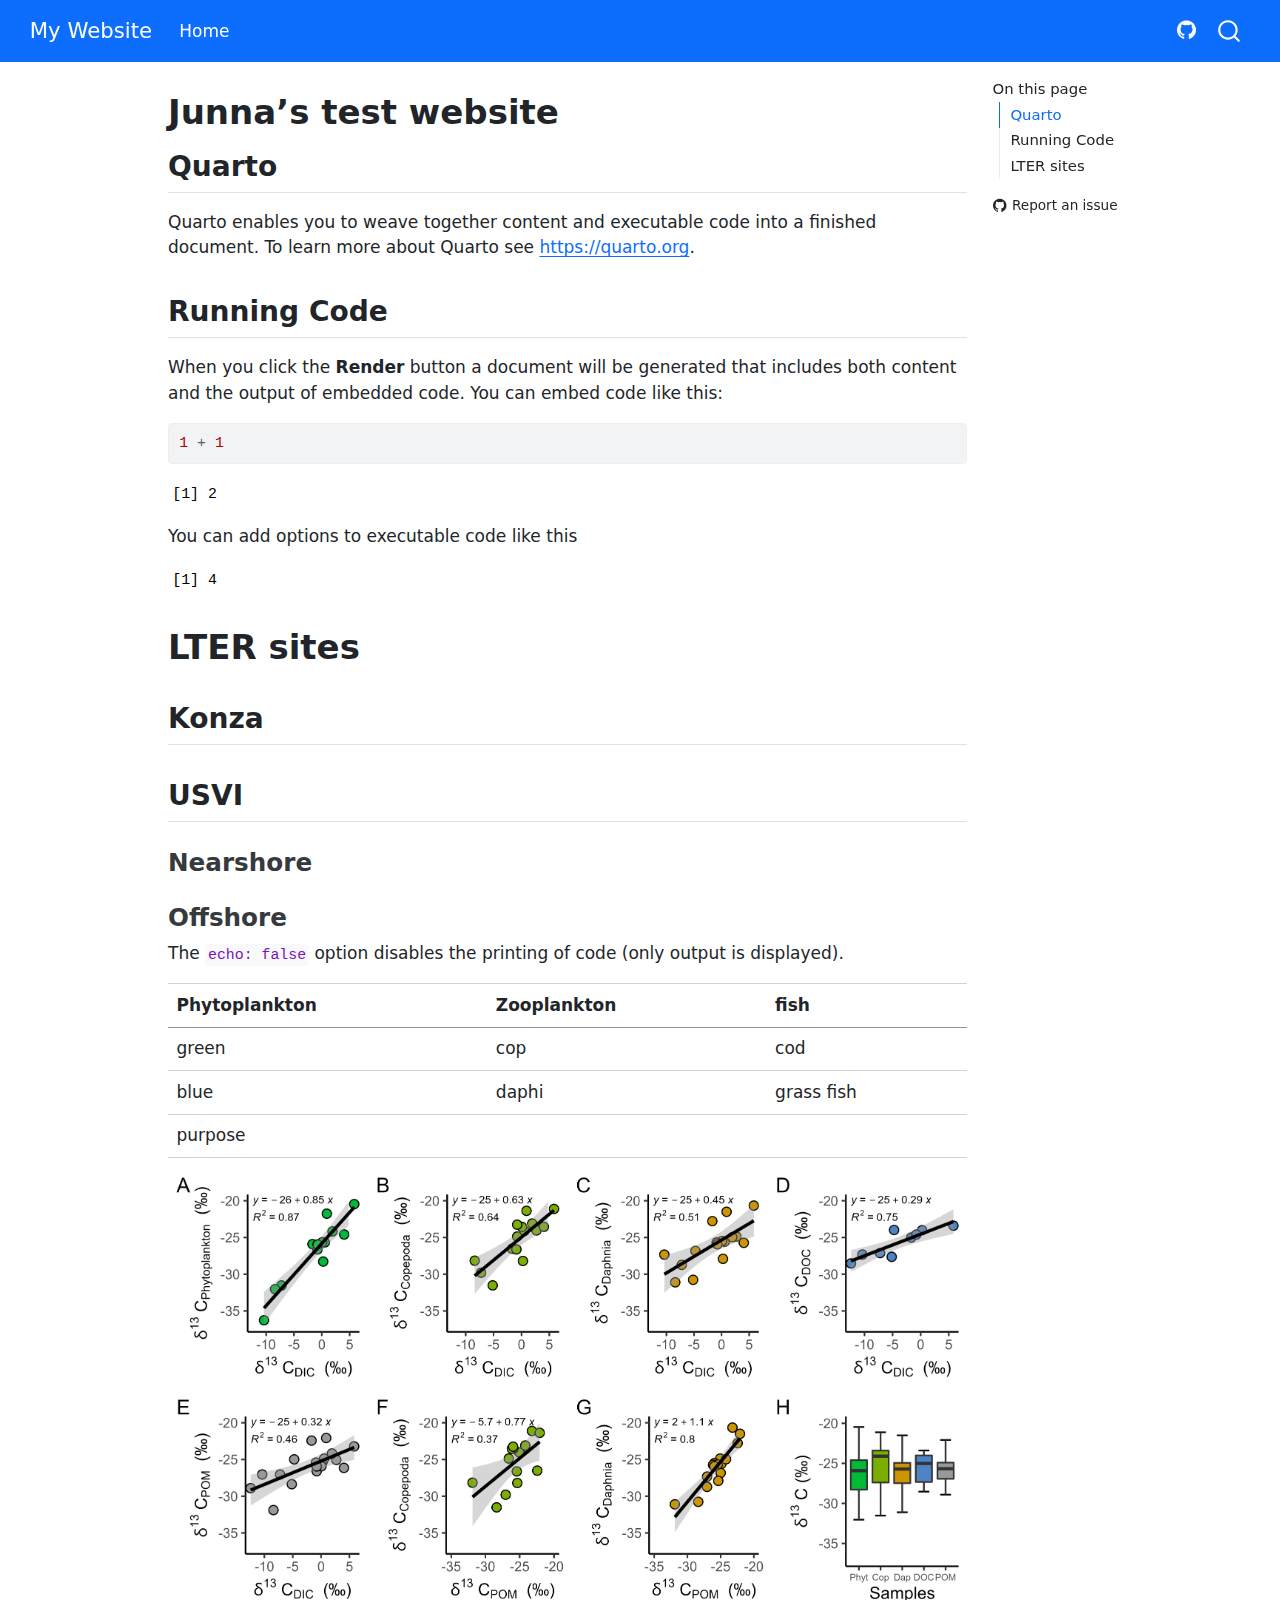
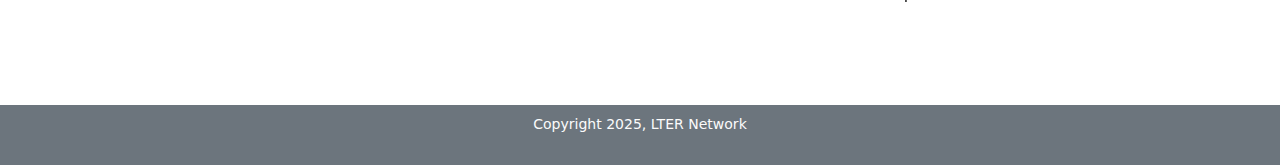
<file: index.html>
<!DOCTYPE html>
<html xmlns="http://www.w3.org/1999/xhtml" lang="en" xml:lang="en"><head>

<meta charset="utf-8">
<meta name="generator" content="quarto-1.6.43">

<meta name="viewport" content="width=device-width, initial-scale=1.0, user-scalable=yes">


<title>Junna’s test website – My Website</title>
<style>
code{white-space: pre-wrap;}
span.smallcaps{font-variant: small-caps;}
div.columns{display: flex; gap: min(4vw, 1.5em);}
div.column{flex: auto; overflow-x: auto;}
div.hanging-indent{margin-left: 1.5em; text-indent: -1.5em;}
ul.task-list{list-style: none;}
ul.task-list li input[type="checkbox"] {
  width: 0.8em;
  margin: 0 0.8em 0.2em -1em; /* quarto-specific, see https://github.com/quarto-dev/quarto-cli/issues/4556 */ 
  vertical-align: middle;
}
/* CSS for syntax highlighting */
pre > code.sourceCode { white-space: pre; position: relative; }
pre > code.sourceCode > span { line-height: 1.25; }
pre > code.sourceCode > span:empty { height: 1.2em; }
.sourceCode { overflow: visible; }
code.sourceCode > span { color: inherit; text-decoration: inherit; }
div.sourceCode { margin: 1em 0; }
pre.sourceCode { margin: 0; }
@media screen {
div.sourceCode { overflow: auto; }
}
@media print {
pre > code.sourceCode { white-space: pre-wrap; }
pre > code.sourceCode > span { display: inline-block; text-indent: -5em; padding-left: 5em; }
}
pre.numberSource code
  { counter-reset: source-line 0; }
pre.numberSource code > span
  { position: relative; left: -4em; counter-increment: source-line; }
pre.numberSource code > span > a:first-child::before
  { content: counter(source-line);
    position: relative; left: -1em; text-align: right; vertical-align: baseline;
    border: none; display: inline-block;
    -webkit-touch-callout: none; -webkit-user-select: none;
    -khtml-user-select: none; -moz-user-select: none;
    -ms-user-select: none; user-select: none;
    padding: 0 4px; width: 4em;
  }
pre.numberSource { margin-left: 3em;  padding-left: 4px; }
div.sourceCode
  {   }
@media screen {
pre > code.sourceCode > span > a:first-child::before { text-decoration: underline; }
}
</style>


<script src="site_libs/quarto-nav/quarto-nav.js"></script>
<script src="site_libs/quarto-nav/headroom.min.js"></script>
<script src="site_libs/clipboard/clipboard.min.js"></script>
<script src="site_libs/quarto-search/autocomplete.umd.js"></script>
<script src="site_libs/quarto-search/fuse.min.js"></script>
<script src="site_libs/quarto-search/quarto-search.js"></script>
<meta name="quarto:offset" content="./">
<script src="site_libs/quarto-html/quarto.js"></script>
<script src="site_libs/quarto-html/popper.min.js"></script>
<script src="site_libs/quarto-html/tippy.umd.min.js"></script>
<script src="site_libs/quarto-html/anchor.min.js"></script>
<link href="site_libs/quarto-html/tippy.css" rel="stylesheet">
<link href="site_libs/quarto-html/quarto-syntax-highlighting-d4d76bf8491c20bad77d141916dc28e1.css" rel="stylesheet" id="quarto-text-highlighting-styles">
<script src="site_libs/bootstrap/bootstrap.min.js"></script>
<link href="site_libs/bootstrap/bootstrap-icons.css" rel="stylesheet">
<link href="site_libs/bootstrap/bootstrap-497917809a9f1d413c8dea3673db3b07.min.css" rel="stylesheet" append-hash="true" id="quarto-bootstrap" data-mode="light">
<script id="quarto-search-options" type="application/json">{
  "location": "navbar",
  "copy-button": false,
  "collapse-after": 3,
  "panel-placement": "end",
  "type": "overlay",
  "limit": 50,
  "keyboard-shortcut": [
    "f",
    "/",
    "s"
  ],
  "show-item-context": false,
  "language": {
    "search-no-results-text": "No results",
    "search-matching-documents-text": "matching documents",
    "search-copy-link-title": "Copy link to search",
    "search-hide-matches-text": "Hide additional matches",
    "search-more-match-text": "more match in this document",
    "search-more-matches-text": "more matches in this document",
    "search-clear-button-title": "Clear",
    "search-text-placeholder": "",
    "search-detached-cancel-button-title": "Cancel",
    "search-submit-button-title": "Submit",
    "search-label": "Search"
  }
}</script>


</head>

<body class="nav-fixed">

<div id="quarto-search-results"></div>
  <header id="quarto-header" class="headroom fixed-top">
    <nav class="navbar navbar-expand-lg " data-bs-theme="dark">
      <div class="navbar-container container-fluid">
      <div class="navbar-brand-container mx-auto">
    <a class="navbar-brand" href="./index.html">
    <span class="navbar-title">My Website</span>
    </a>
  </div>
            <div id="quarto-search" class="" title="Search"></div>
          <button class="navbar-toggler" type="button" data-bs-toggle="collapse" data-bs-target="#navbarCollapse" aria-controls="navbarCollapse" role="menu" aria-expanded="false" aria-label="Toggle navigation" onclick="if (window.quartoToggleHeadroom) { window.quartoToggleHeadroom(); }">
  <span class="navbar-toggler-icon"></span>
</button>
          <div class="collapse navbar-collapse" id="navbarCollapse">
            <ul class="navbar-nav navbar-nav-scroll me-auto">
  <li class="nav-item">
    <a class="nav-link active" href="./index.html" aria-current="page"> 
<span class="menu-text">Home</span></a>
  </li>  
</ul>
            <ul class="navbar-nav navbar-nav-scroll ms-auto">
  <li class="nav-item compact">
    <a class="nav-link" href="https://github.com/lter/workshop-quarto"> <i class="bi bi-github" role="img">
</i> 
<span class="menu-text"></span></a>
  </li>  
</ul>
          </div> <!-- /navcollapse -->
            <div class="quarto-navbar-tools">
</div>
      </div> <!-- /container-fluid -->
    </nav>
</header>
<!-- content -->
<div id="quarto-content" class="quarto-container page-columns page-rows-contents page-layout-article page-navbar">
<!-- sidebar -->
<!-- margin-sidebar -->
    <div id="quarto-margin-sidebar" class="sidebar margin-sidebar">
        <nav id="TOC" role="doc-toc" class="toc-active">
    <h2 id="toc-title">On this page</h2>
   
  <ul>
  <li><a href="#quarto" id="toc-quarto" class="nav-link active" data-scroll-target="#quarto">Quarto</a></li>
  <li><a href="#running-code" id="toc-running-code" class="nav-link" data-scroll-target="#running-code">Running Code</a></li>
  <li><a href="#lter-sites" id="toc-lter-sites" class="nav-link" data-scroll-target="#lter-sites">LTER sites</a>
  <ul class="collapse">
  <li><a href="#konza" id="toc-konza" class="nav-link" data-scroll-target="#konza">Konza</a></li>
  <li><a href="#usvi" id="toc-usvi" class="nav-link" data-scroll-target="#usvi">USVI</a>
  <ul class="collapse">
  <li><a href="#nearshore" id="toc-nearshore" class="nav-link" data-scroll-target="#nearshore">Nearshore</a></li>
  <li><a href="#offshore" id="toc-offshore" class="nav-link" data-scroll-target="#offshore">Offshore</a></li>
  </ul></li>
  </ul></li>
  </ul>
<div class="toc-actions"><ul><li><a href="https://github.com/lter/workshop-quarto/issues/new" class="toc-action"><i class="bi bi-github"></i>Report an issue</a></li></ul></div></nav>
    </div>
<!-- main -->
<main class="content" id="quarto-document-content">

<header id="title-block-header" class="quarto-title-block default">
<div class="quarto-title">
<h1 class="title">Junna’s test website</h1>
</div>



<div class="quarto-title-meta">

    
  
    
  </div>
  


</header>


<section id="quarto" class="level2">
<h2 class="anchored" data-anchor-id="quarto">Quarto</h2>
<p>Quarto enables you to weave together content and executable code into a finished document. To learn more about Quarto see <a href="https://quarto.org" class="uri">https://quarto.org</a>.</p>
</section>
<section id="running-code" class="level2">
<h2 class="anchored" data-anchor-id="running-code">Running Code</h2>
<p>When you click the <strong>Render</strong> button a document will be generated that includes both content and the output of embedded code. You can embed code like this:</p>
<div class="cell">
<div class="sourceCode cell-code" id="cb1"><pre class="sourceCode r code-with-copy"><code class="sourceCode r"><span id="cb1-1"><a href="#cb1-1" aria-hidden="true" tabindex="-1"></a><span class="dv">1</span> <span class="sc">+</span> <span class="dv">1</span></span></code><button title="Copy to Clipboard" class="code-copy-button"><i class="bi"></i></button></pre></div>
<div class="cell-output cell-output-stdout">
<pre><code>[1] 2</code></pre>
</div>
</div>
<p>You can add options to executable code like this</p>
<div class="cell">
<div class="cell-output cell-output-stdout">
<pre><code>[1] 4</code></pre>
</div>
</div>
</section>
<section id="lter-sites" class="level1">
<h1>LTER sites</h1>
<section id="konza" class="level2">
<h2 class="anchored" data-anchor-id="konza">Konza</h2>
</section>
<section id="usvi" class="level2">
<h2 class="anchored" data-anchor-id="usvi">USVI</h2>
<section id="nearshore" class="level3">
<h3 class="anchored" data-anchor-id="nearshore">Nearshore</h3>
</section>
<section id="offshore" class="level3">
<h3 class="anchored" data-anchor-id="offshore">Offshore</h3>
<p>The <code>echo: false</code> option disables the printing of code (only output is displayed).</p>
<table class="caption-top table">
<thead>
<tr class="header">
<th>Phytoplankton</th>
<th>Zooplankton</th>
<th>fish</th>
</tr>
</thead>
<tbody>
<tr class="odd">
<td>green</td>
<td>cop</td>
<td>cod</td>
</tr>
<tr class="even">
<td>blue</td>
<td>daphi</td>
<td>grass fish</td>
</tr>
<tr class="odd">
<td>purpose</td>
<td></td>
<td></td>
</tr>
</tbody>
</table>
<p><img src="Fig3.png" class="img-fluid"></p>


</section>
</section>
</section>

</main> <!-- /main -->
<script id="quarto-html-after-body" type="application/javascript">
window.document.addEventListener("DOMContentLoaded", function (event) {
  const toggleBodyColorMode = (bsSheetEl) => {
    const mode = bsSheetEl.getAttribute("data-mode");
    const bodyEl = window.document.querySelector("body");
    if (mode === "dark") {
      bodyEl.classList.add("quarto-dark");
      bodyEl.classList.remove("quarto-light");
    } else {
      bodyEl.classList.add("quarto-light");
      bodyEl.classList.remove("quarto-dark");
    }
  }
  const toggleBodyColorPrimary = () => {
    const bsSheetEl = window.document.querySelector("link#quarto-bootstrap");
    if (bsSheetEl) {
      toggleBodyColorMode(bsSheetEl);
    }
  }
  toggleBodyColorPrimary();  
  const icon = "";
  const anchorJS = new window.AnchorJS();
  anchorJS.options = {
    placement: 'right',
    icon: icon
  };
  anchorJS.add('.anchored');
  const isCodeAnnotation = (el) => {
    for (const clz of el.classList) {
      if (clz.startsWith('code-annotation-')) {                     
        return true;
      }
    }
    return false;
  }
  const onCopySuccess = function(e) {
    // button target
    const button = e.trigger;
    // don't keep focus
    button.blur();
    // flash "checked"
    button.classList.add('code-copy-button-checked');
    var currentTitle = button.getAttribute("title");
    button.setAttribute("title", "Copied!");
    let tooltip;
    if (window.bootstrap) {
      button.setAttribute("data-bs-toggle", "tooltip");
      button.setAttribute("data-bs-placement", "left");
      button.setAttribute("data-bs-title", "Copied!");
      tooltip = new bootstrap.Tooltip(button, 
        { trigger: "manual", 
          customClass: "code-copy-button-tooltip",
          offset: [0, -8]});
      tooltip.show();    
    }
    setTimeout(function() {
      if (tooltip) {
        tooltip.hide();
        button.removeAttribute("data-bs-title");
        button.removeAttribute("data-bs-toggle");
        button.removeAttribute("data-bs-placement");
      }
      button.setAttribute("title", currentTitle);
      button.classList.remove('code-copy-button-checked');
    }, 1000);
    // clear code selection
    e.clearSelection();
  }
  const getTextToCopy = function(trigger) {
      const codeEl = trigger.previousElementSibling.cloneNode(true);
      for (const childEl of codeEl.children) {
        if (isCodeAnnotation(childEl)) {
          childEl.remove();
        }
      }
      return codeEl.innerText;
  }
  const clipboard = new window.ClipboardJS('.code-copy-button:not([data-in-quarto-modal])', {
    text: getTextToCopy
  });
  clipboard.on('success', onCopySuccess);
  if (window.document.getElementById('quarto-embedded-source-code-modal')) {
    const clipboardModal = new window.ClipboardJS('.code-copy-button[data-in-quarto-modal]', {
      text: getTextToCopy,
      container: window.document.getElementById('quarto-embedded-source-code-modal')
    });
    clipboardModal.on('success', onCopySuccess);
  }
    var localhostRegex = new RegExp(/^(?:http|https):\/\/localhost\:?[0-9]*\//);
    var mailtoRegex = new RegExp(/^mailto:/);
      var filterRegex = new RegExp("https:\/\/jnawang\.github\.io\/");
    var isInternal = (href) => {
        return filterRegex.test(href) || localhostRegex.test(href) || mailtoRegex.test(href);
    }
    // Inspect non-navigation links and adorn them if external
 	var links = window.document.querySelectorAll('a[href]:not(.nav-link):not(.navbar-brand):not(.toc-action):not(.sidebar-link):not(.sidebar-item-toggle):not(.pagination-link):not(.no-external):not([aria-hidden]):not(.dropdown-item):not(.quarto-navigation-tool):not(.about-link)');
    for (var i=0; i<links.length; i++) {
      const link = links[i];
      if (!isInternal(link.href)) {
        // undo the damage that might have been done by quarto-nav.js in the case of
        // links that we want to consider external
        if (link.dataset.originalHref !== undefined) {
          link.href = link.dataset.originalHref;
        }
          // target, if specified
          link.setAttribute("target", "_blank");
          if (link.getAttribute("rel") === null) {
            link.setAttribute("rel", "noopener");
          }
      }
    }
  function tippyHover(el, contentFn, onTriggerFn, onUntriggerFn) {
    const config = {
      allowHTML: true,
      maxWidth: 500,
      delay: 100,
      arrow: false,
      appendTo: function(el) {
          return el.parentElement;
      },
      interactive: true,
      interactiveBorder: 10,
      theme: 'quarto',
      placement: 'bottom-start',
    };
    if (contentFn) {
      config.content = contentFn;
    }
    if (onTriggerFn) {
      config.onTrigger = onTriggerFn;
    }
    if (onUntriggerFn) {
      config.onUntrigger = onUntriggerFn;
    }
    window.tippy(el, config); 
  }
  const noterefs = window.document.querySelectorAll('a[role="doc-noteref"]');
  for (var i=0; i<noterefs.length; i++) {
    const ref = noterefs[i];
    tippyHover(ref, function() {
      // use id or data attribute instead here
      let href = ref.getAttribute('data-footnote-href') || ref.getAttribute('href');
      try { href = new URL(href).hash; } catch {}
      const id = href.replace(/^#\/?/, "");
      const note = window.document.getElementById(id);
      if (note) {
        return note.innerHTML;
      } else {
        return "";
      }
    });
  }
  const xrefs = window.document.querySelectorAll('a.quarto-xref');
  const processXRef = (id, note) => {
    // Strip column container classes
    const stripColumnClz = (el) => {
      el.classList.remove("page-full", "page-columns");
      if (el.children) {
        for (const child of el.children) {
          stripColumnClz(child);
        }
      }
    }
    stripColumnClz(note)
    if (id === null || id.startsWith('sec-')) {
      // Special case sections, only their first couple elements
      const container = document.createElement("div");
      if (note.children && note.children.length > 2) {
        container.appendChild(note.children[0].cloneNode(true));
        for (let i = 1; i < note.children.length; i++) {
          const child = note.children[i];
          if (child.tagName === "P" && child.innerText === "") {
            continue;
          } else {
            container.appendChild(child.cloneNode(true));
            break;
          }
        }
        if (window.Quarto?.typesetMath) {
          window.Quarto.typesetMath(container);
        }
        return container.innerHTML
      } else {
        if (window.Quarto?.typesetMath) {
          window.Quarto.typesetMath(note);
        }
        return note.innerHTML;
      }
    } else {
      // Remove any anchor links if they are present
      const anchorLink = note.querySelector('a.anchorjs-link');
      if (anchorLink) {
        anchorLink.remove();
      }
      if (window.Quarto?.typesetMath) {
        window.Quarto.typesetMath(note);
      }
      if (note.classList.contains("callout")) {
        return note.outerHTML;
      } else {
        return note.innerHTML;
      }
    }
  }
  for (var i=0; i<xrefs.length; i++) {
    const xref = xrefs[i];
    tippyHover(xref, undefined, function(instance) {
      instance.disable();
      let url = xref.getAttribute('href');
      let hash = undefined; 
      if (url.startsWith('#')) {
        hash = url;
      } else {
        try { hash = new URL(url).hash; } catch {}
      }
      if (hash) {
        const id = hash.replace(/^#\/?/, "");
        const note = window.document.getElementById(id);
        if (note !== null) {
          try {
            const html = processXRef(id, note.cloneNode(true));
            instance.setContent(html);
          } finally {
            instance.enable();
            instance.show();
          }
        } else {
          // See if we can fetch this
          fetch(url.split('#')[0])
          .then(res => res.text())
          .then(html => {
            const parser = new DOMParser();
            const htmlDoc = parser.parseFromString(html, "text/html");
            const note = htmlDoc.getElementById(id);
            if (note !== null) {
              const html = processXRef(id, note);
              instance.setContent(html);
            } 
          }).finally(() => {
            instance.enable();
            instance.show();
          });
        }
      } else {
        // See if we can fetch a full url (with no hash to target)
        // This is a special case and we should probably do some content thinning / targeting
        fetch(url)
        .then(res => res.text())
        .then(html => {
          const parser = new DOMParser();
          const htmlDoc = parser.parseFromString(html, "text/html");
          const note = htmlDoc.querySelector('main.content');
          if (note !== null) {
            // This should only happen for chapter cross references
            // (since there is no id in the URL)
            // remove the first header
            if (note.children.length > 0 && note.children[0].tagName === "HEADER") {
              note.children[0].remove();
            }
            const html = processXRef(null, note);
            instance.setContent(html);
          } 
        }).finally(() => {
          instance.enable();
          instance.show();
        });
      }
    }, function(instance) {
    });
  }
      let selectedAnnoteEl;
      const selectorForAnnotation = ( cell, annotation) => {
        let cellAttr = 'data-code-cell="' + cell + '"';
        let lineAttr = 'data-code-annotation="' +  annotation + '"';
        const selector = 'span[' + cellAttr + '][' + lineAttr + ']';
        return selector;
      }
      const selectCodeLines = (annoteEl) => {
        const doc = window.document;
        const targetCell = annoteEl.getAttribute("data-target-cell");
        const targetAnnotation = annoteEl.getAttribute("data-target-annotation");
        const annoteSpan = window.document.querySelector(selectorForAnnotation(targetCell, targetAnnotation));
        const lines = annoteSpan.getAttribute("data-code-lines").split(",");
        const lineIds = lines.map((line) => {
          return targetCell + "-" + line;
        })
        let top = null;
        let height = null;
        let parent = null;
        if (lineIds.length > 0) {
            //compute the position of the single el (top and bottom and make a div)
            const el = window.document.getElementById(lineIds[0]);
            top = el.offsetTop;
            height = el.offsetHeight;
            parent = el.parentElement.parentElement;
          if (lineIds.length > 1) {
            const lastEl = window.document.getElementById(lineIds[lineIds.length - 1]);
            const bottom = lastEl.offsetTop + lastEl.offsetHeight;
            height = bottom - top;
          }
          if (top !== null && height !== null && parent !== null) {
            // cook up a div (if necessary) and position it 
            let div = window.document.getElementById("code-annotation-line-highlight");
            if (div === null) {
              div = window.document.createElement("div");
              div.setAttribute("id", "code-annotation-line-highlight");
              div.style.position = 'absolute';
              parent.appendChild(div);
            }
            div.style.top = top - 2 + "px";
            div.style.height = height + 4 + "px";
            div.style.left = 0;
            let gutterDiv = window.document.getElementById("code-annotation-line-highlight-gutter");
            if (gutterDiv === null) {
              gutterDiv = window.document.createElement("div");
              gutterDiv.setAttribute("id", "code-annotation-line-highlight-gutter");
              gutterDiv.style.position = 'absolute';
              const codeCell = window.document.getElementById(targetCell);
              const gutter = codeCell.querySelector('.code-annotation-gutter');
              gutter.appendChild(gutterDiv);
            }
            gutterDiv.style.top = top - 2 + "px";
            gutterDiv.style.height = height + 4 + "px";
          }
          selectedAnnoteEl = annoteEl;
        }
      };
      const unselectCodeLines = () => {
        const elementsIds = ["code-annotation-line-highlight", "code-annotation-line-highlight-gutter"];
        elementsIds.forEach((elId) => {
          const div = window.document.getElementById(elId);
          if (div) {
            div.remove();
          }
        });
        selectedAnnoteEl = undefined;
      };
        // Handle positioning of the toggle
    window.addEventListener(
      "resize",
      throttle(() => {
        elRect = undefined;
        if (selectedAnnoteEl) {
          selectCodeLines(selectedAnnoteEl);
        }
      }, 10)
    );
    function throttle(fn, ms) {
    let throttle = false;
    let timer;
      return (...args) => {
        if(!throttle) { // first call gets through
            fn.apply(this, args);
            throttle = true;
        } else { // all the others get throttled
            if(timer) clearTimeout(timer); // cancel #2
            timer = setTimeout(() => {
              fn.apply(this, args);
              timer = throttle = false;
            }, ms);
        }
      };
    }
      // Attach click handler to the DT
      const annoteDls = window.document.querySelectorAll('dt[data-target-cell]');
      for (const annoteDlNode of annoteDls) {
        annoteDlNode.addEventListener('click', (event) => {
          const clickedEl = event.target;
          if (clickedEl !== selectedAnnoteEl) {
            unselectCodeLines();
            const activeEl = window.document.querySelector('dt[data-target-cell].code-annotation-active');
            if (activeEl) {
              activeEl.classList.remove('code-annotation-active');
            }
            selectCodeLines(clickedEl);
            clickedEl.classList.add('code-annotation-active');
          } else {
            // Unselect the line
            unselectCodeLines();
            clickedEl.classList.remove('code-annotation-active');
          }
        });
      }
  const findCites = (el) => {
    const parentEl = el.parentElement;
    if (parentEl) {
      const cites = parentEl.dataset.cites;
      if (cites) {
        return {
          el,
          cites: cites.split(' ')
        };
      } else {
        return findCites(el.parentElement)
      }
    } else {
      return undefined;
    }
  };
  var bibliorefs = window.document.querySelectorAll('a[role="doc-biblioref"]');
  for (var i=0; i<bibliorefs.length; i++) {
    const ref = bibliorefs[i];
    const citeInfo = findCites(ref);
    if (citeInfo) {
      tippyHover(citeInfo.el, function() {
        var popup = window.document.createElement('div');
        citeInfo.cites.forEach(function(cite) {
          var citeDiv = window.document.createElement('div');
          citeDiv.classList.add('hanging-indent');
          citeDiv.classList.add('csl-entry');
          var biblioDiv = window.document.getElementById('ref-' + cite);
          if (biblioDiv) {
            citeDiv.innerHTML = biblioDiv.innerHTML;
          }
          popup.appendChild(citeDiv);
        });
        return popup.innerHTML;
      });
    }
  }
});
</script>
</div> <!-- /content -->
<footer class="footer">
  <div class="nav-footer">
    <div class="nav-footer-left">
      &nbsp;
    </div>   
    <div class="nav-footer-center">
<p>Copyright 2025, LTER Network</p>
<div class="toc-actions d-sm-block d-md-none"><ul><li><a href="https://github.com/lter/workshop-quarto/issues/new" class="toc-action"><i class="bi bi-github"></i>Report an issue</a></li></ul></div></div>
    <div class="nav-footer-right">
      &nbsp;
    </div>
  </div>
</footer>




</body></html>
</file>
<file: site_libs/quarto-html/tippy.css>
.tippy-box[data-animation=fade][data-state=hidden]{opacity:0}[data-tippy-root]{max-width:calc(100vw - 10px)}.tippy-box{position:relative;background-color:#333;color:#fff;border-radius:4px;font-size:14px;line-height:1.4;white-space:normal;outline:0;transition-property:transform,visibility,opacity}.tippy-box[data-placement^=top]>.tippy-arrow{bottom:0}.tippy-box[data-placement^=top]>.tippy-arrow:before{bottom:-7px;left:0;border-width:8px 8px 0;border-top-color:initial;transform-origin:center top}.tippy-box[data-placement^=bottom]>.tippy-arrow{top:0}.tippy-box[data-placement^=bottom]>.tippy-arrow:before{top:-7px;left:0;border-width:0 8px 8px;border-bottom-color:initial;transform-origin:center bottom}.tippy-box[data-placement^=left]>.tippy-arrow{right:0}.tippy-box[data-placement^=left]>.tippy-arrow:before{border-width:8px 0 8px 8px;border-left-color:initial;right:-7px;transform-origin:center left}.tippy-box[data-placement^=right]>.tippy-arrow{left:0}.tippy-box[data-placement^=right]>.tippy-arrow:before{left:-7px;border-width:8px 8px 8px 0;border-right-color:initial;transform-origin:center right}.tippy-box[data-inertia][data-state=visible]{transition-timing-function:cubic-bezier(.54,1.5,.38,1.11)}.tippy-arrow{width:16px;height:16px;color:#333}.tippy-arrow:before{content:"";position:absolute;border-color:transparent;border-style:solid}.tippy-content{position:relative;padding:5px 9px;z-index:1}
</file>
<file: site_libs/quarto-html/quarto-syntax-highlighting-d4d76bf8491c20bad77d141916dc28e1.css>
/* quarto syntax highlight colors */
:root {
  --quarto-hl-ot-color: #003B4F;
  --quarto-hl-at-color: #657422;
  --quarto-hl-ss-color: #20794D;
  --quarto-hl-an-color: #5E5E5E;
  --quarto-hl-fu-color: #4758AB;
  --quarto-hl-st-color: #20794D;
  --quarto-hl-cf-color: #003B4F;
  --quarto-hl-op-color: #5E5E5E;
  --quarto-hl-er-color: #AD0000;
  --quarto-hl-bn-color: #AD0000;
  --quarto-hl-al-color: #AD0000;
  --quarto-hl-va-color: #111111;
  --quarto-hl-bu-color: inherit;
  --quarto-hl-ex-color: inherit;
  --quarto-hl-pp-color: #AD0000;
  --quarto-hl-in-color: #5E5E5E;
  --quarto-hl-vs-color: #20794D;
  --quarto-hl-wa-color: #5E5E5E;
  --quarto-hl-do-color: #5E5E5E;
  --quarto-hl-im-color: #00769E;
  --quarto-hl-ch-color: #20794D;
  --quarto-hl-dt-color: #AD0000;
  --quarto-hl-fl-color: #AD0000;
  --quarto-hl-co-color: #5E5E5E;
  --quarto-hl-cv-color: #5E5E5E;
  --quarto-hl-cn-color: #8f5902;
  --quarto-hl-sc-color: #5E5E5E;
  --quarto-hl-dv-color: #AD0000;
  --quarto-hl-kw-color: #003B4F;
}

/* other quarto variables */
:root {
  --quarto-font-monospace: SFMono-Regular, Menlo, Monaco, Consolas, "Liberation Mono", "Courier New", monospace;
}

pre > code.sourceCode > span {
  color: #003B4F;
}

code span {
  color: #003B4F;
}

code.sourceCode > span {
  color: #003B4F;
}

div.sourceCode,
div.sourceCode pre.sourceCode {
  color: #003B4F;
}

code span.ot {
  color: #003B4F;
  font-style: inherit;
}

code span.at {
  color: #657422;
  font-style: inherit;
}

code span.ss {
  color: #20794D;
  font-style: inherit;
}

code span.an {
  color: #5E5E5E;
  font-style: inherit;
}

code span.fu {
  color: #4758AB;
  font-style: inherit;
}

code span.st {
  color: #20794D;
  font-style: inherit;
}

code span.cf {
  color: #003B4F;
  font-weight: bold;
  font-style: inherit;
}

code span.op {
  color: #5E5E5E;
  font-style: inherit;
}

code span.er {
  color: #AD0000;
  font-style: inherit;
}

code span.bn {
  color: #AD0000;
  font-style: inherit;
}

code span.al {
  color: #AD0000;
  font-style: inherit;
}

code span.va {
  color: #111111;
  font-style: inherit;
}

code span.bu {
  font-style: inherit;
}

code span.ex {
  font-style: inherit;
}

code span.pp {
  color: #AD0000;
  font-style: inherit;
}

code span.in {
  color: #5E5E5E;
  font-style: inherit;
}

code span.vs {
  color: #20794D;
  font-style: inherit;
}

code span.wa {
  color: #5E5E5E;
  font-style: italic;
}

code span.do {
  color: #5E5E5E;
  font-style: italic;
}

code span.im {
  color: #00769E;
  font-style: inherit;
}

code span.ch {
  color: #20794D;
  font-style: inherit;
}

code span.dt {
  color: #AD0000;
  font-style: inherit;
}

code span.fl {
  color: #AD0000;
  font-style: inherit;
}

code span.co {
  color: #5E5E5E;
  font-style: inherit;
}

code span.cv {
  color: #5E5E5E;
  font-style: italic;
}

code span.cn {
  color: #8f5902;
  font-style: inherit;
}

code span.sc {
  color: #5E5E5E;
  font-style: inherit;
}

code span.dv {
  color: #AD0000;
  font-style: inherit;
}

code span.kw {
  color: #003B4F;
  font-weight: bold;
  font-style: inherit;
}

.prevent-inlining {
  content: "</";
}

/*# sourceMappingURL=c9c5d451c23b744f9cb2c98992a0aef2.css.map */
</file>
